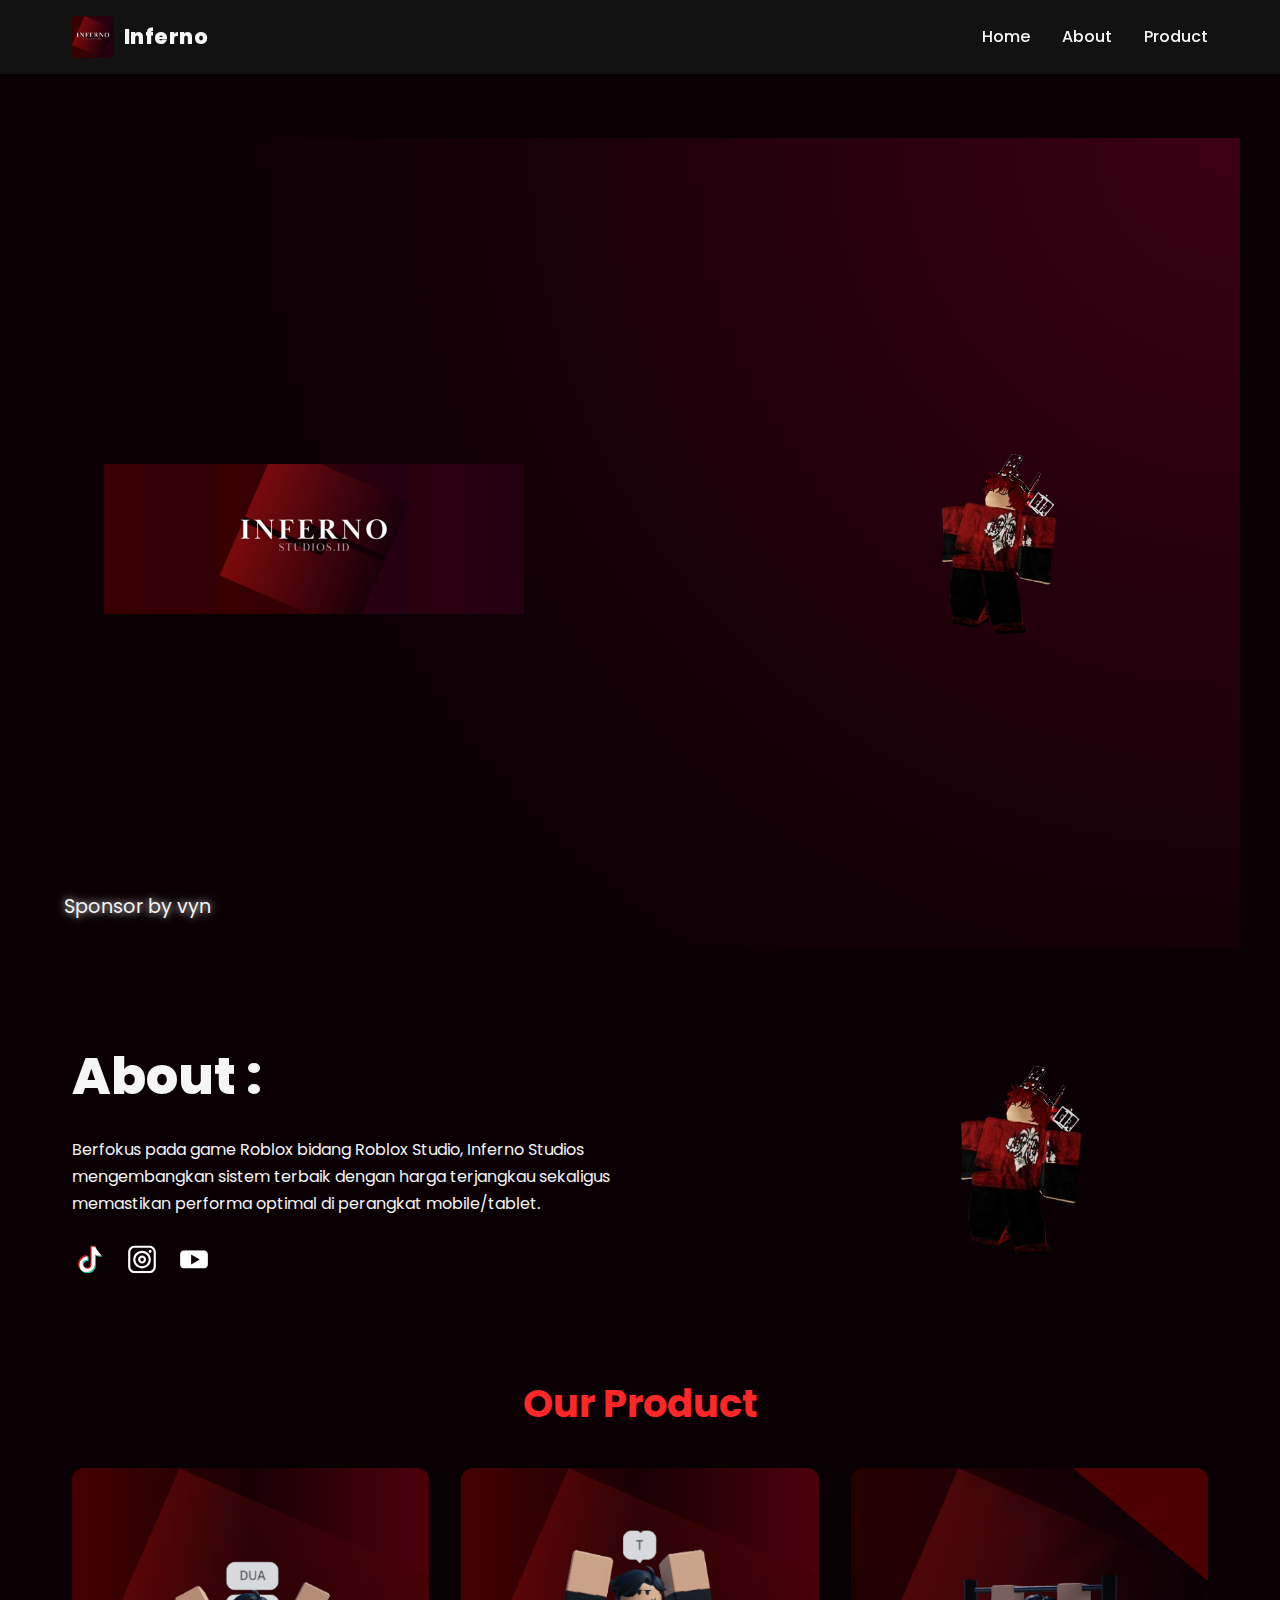
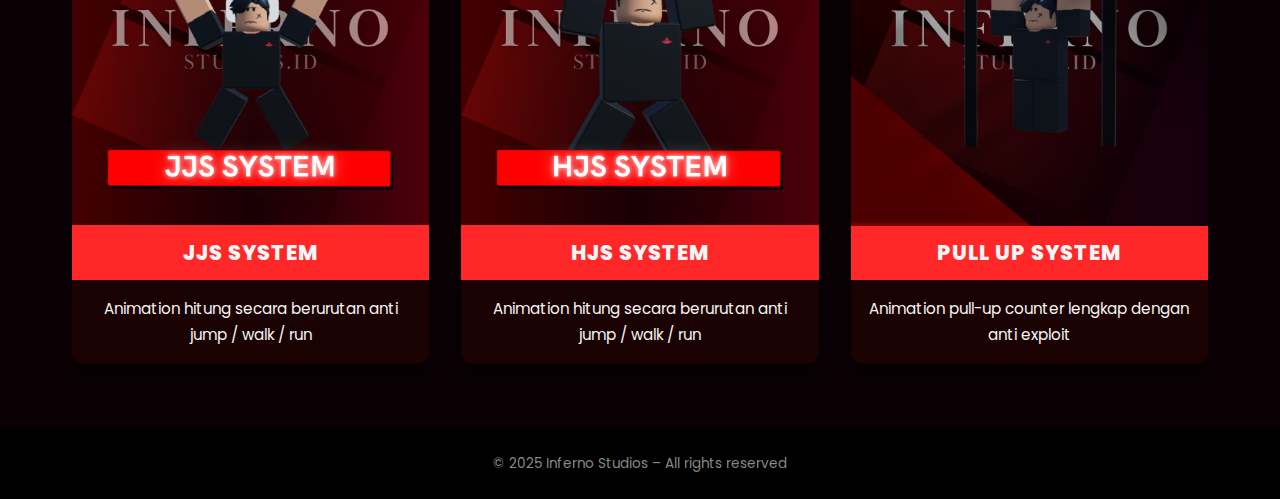
<file: index.html>
<!DOCTYPE html>
<html lang="id">
<head>
  <meta charset="UTF-8" />
  <meta name="viewport" content="width=device-width, initial-scale=1.0" />
  <title>Inferno Studios</title>
  <link rel="preconnect" href="https://fonts.googleapis.com" />
  <link rel="preconnect" href="https://fonts.gstatic.com" crossorigin />
  <link href="https://fonts.googleapis.com/css2?family=Poppins:wght@300;400;600;800&display=swap" rel="stylesheet" />
  <style>
    :root {
      --bg: #0a0004;           /* background utama */
      --nav: #121212;          /* warna navbar */
      --card: #1b0202;         /* kartu */
      --accent: #ff2727;       /* aksen merah */
      --light: #f5f5f5;        /* teks terang */
      --max: 1200px;           /* lebar konten */
    }
    * {
      box-sizing: border-box;
      margin: 0;
      padding: 0;
      font-family: 'Poppins', sans-serif;
      scroll-behavior: smooth;
    }
    body {
      background: var(--bg);
      color: var(--light);
      line-height: 1.7;
    }
    a {color: var(--light);text-decoration: none;transition: .3s;}
    a:hover {color: var(--accent);}

    /* NAVBAR */
    header {
      background: var(--nav);
      position: sticky;
      top: 0;
      z-index: 999;
      box-shadow: 0 2px 4px rgba(0, 0, 0, .5);
    }
    nav {
      max-width: var(--max);
      margin: auto;
      display: flex;
      align-items: center;
      justify-content: space-between;
      padding: 1rem 2rem;
    }
    .logo {
      display: flex;
      align-items: center;
      gap: .6rem;
    }
    .logo img {width: 42px; height: 42px; object-fit: cover; border-radius: .25rem;}
    .logo span {font-size: 1.3rem; font-weight: 800; letter-spacing: .5px; color: var(--light);}    
    ul.nav-links {list-style: none; display: flex; gap: 2rem;}
    ul.nav-links li a {font-weight: 500;}

    /* HERO */
    .hero {
      min-height: 90vh;
      background: radial-gradient(circle at top right,#3b0014 0%, #0a0004 70%);
      display: flex;
      align-items: center;
      justify-content: center;
      position: relative;
      overflow: hidden;
    }
    .hero-content {
      max-width: var(--max);
      width: 100%;
      display: grid;
      grid-template-columns: 1fr 1fr;
      align-items: center;
      gap: 2rem;
      padding: 2rem;
    }
    .hero h1 {
      font-size: clamp(2.8rem, 6vw, 5rem);
      font-weight: 800;
      letter-spacing: 2px;
      margin-bottom: 1rem;
    }
    .sponsor {position: absolute; left: 1.5rem; bottom: 1.5rem; font-size: 1.2rem; text-shadow: 0 0 8px #fff;}
    .hero-img {width: 100%; max-width: 360px; justify-self: end;}

    /* ABOUT */
    section {max-width: var(--max); margin: 4rem auto; padding: 0 2rem;}
    #about {display: grid; grid-template-columns: 1fr 1fr; align-items: center; gap: 2rem;}
    #about h2 {font-size: 3.2rem; font-weight: 800; color: var(--light); margin-bottom: 1rem;}
    #about p {font-size: 1rem; margin-bottom: 1.5rem;}
    .social {display: flex; gap: 1rem;}
    .social img {width: 36px; filter: invert(100%); transition: .3s;}
    .social img:hover {transform: translateY(-3px);}    

    /* PRODUCT */
    #product h2 {font-size: 2.4rem; color: var(--accent); margin-bottom: 2rem; text-align:center;}
    .product-grid {display: grid; grid-template-columns: repeat(auto-fit,minmax(280px,1fr)); gap: 2rem;}
    .card {
      background: var(--card);
      border-radius: .75rem;
      overflow: hidden;
      box-shadow: 0 8px 16px rgba(0,0,0,.5);
      display:flex; flex-direction:column; justify-content:space-between;
    }
    .card img {width: 100%; object-fit: cover;}
    .card-title {background: var(--accent); text-align: center; padding:.6rem 0; font-weight: 800; font-size:1.3rem; letter-spacing:1px;}
    .card-desc {padding: 1rem; text-align:center; font-size:.95rem;}

    /* FOOTER */
    footer {background: #000; text-align:center; padding:1.5rem; font-size:.85rem; color:#888;}

    /* RESPONSIVE */
    @media(max-width: 768px) {
      ul.nav-links {display: none;}
      .hero-content {grid-template-columns: 1fr; text-align: center;}
      .hero-img {margin: 0 auto;}
      #about {grid-template-columns: 1fr; text-align:center;}
    }
  </style>
</head>
<body>
  <!-- ===== NAVBAR ===== -->
  <header>
    <nav>
      <div class="logo">
        <img src="assets/logo.png" alt="Inferno logo" />
        <span>Inferno</span>
      </div>
      <ul class="nav-links">
        <li><a href="#home">Home</a></li>
        <li><a href="#about">About</a></li>
        <li><a href="#product">Product</a></li>
      </ul>
    </nav>
  </header>

  <!-- ===== HERO ===== -->
  <section id="home" class="hero">
    <div class="hero-content">
      <div>
        <img src="assets/inferno-text-logo.png" alt="Inferno Studios" style="max-width:420px;width:100%;" />
      </div>
      <img src="assets/avatar.png" alt="Inferno Avatar" class="hero-img" />
    </div>
    <span class="sponsor">Sponsor by vyn</span>
  </section>

  <!-- ===== ABOUT ===== -->
  <section id="about">
    <div>
      <h2>About :</h2>
      <p>
        Berfokus pada game Roblox bidang Roblox Studio, Inferno Studios
        mengembangkan sistem terbaik dengan harga terjangkau sekaligus
        memastikan performa optimal di perangkat mobile/tablet.
      </p>
      <div class="social">
        <a href="#"><img src="assets/tiktok.svg" alt="TikTok" /></a>
        <a href="#"><img src="assets/instagram.svg" alt="Instagram" /></a>
        <a href="#"><img src="assets/youtube.svg" alt="YouTube" /></a>
      </div>
    </div>
    <img src="assets/avatar.png" alt="Inferno Avatar" style="width:100%;max-width:380px;justify-self:end;" />
  </section>

  <!-- ===== PRODUCT ===== -->
  <section id="product">
    <h2>Our Product</h2>
    <div class="product-grid">
      <article class="card">
        <img src="assets/jjs.png" alt="JJS System" />
        <div class="card-title">JJS SYSTEM</div>
        <p class="card-desc">Animation hitung secara berurutan anti jump / walk / run</p>
      </article>
      <article class="card">
        <img src="assets/hjs.png" alt="HJS System" />
        <div class="card-title">HJS SYSTEM</div>
        <p class="card-desc">Animation hitung secara berurutan anti jump / walk / run</p>
      </article>
      <article class="card">
        <img src="assets/pullup.png" alt="Pull Up System" />
        <div class="card-title">PULL UP SYSTEM</div>
        <p class="card-desc">Animation pull-up counter lengkap dengan anti exploit</p>
      </article>
    </div>
  </section>

  <!-- ===== FOOTER ===== -->
  <footer>
    © 2025 Inferno Studios – All rights reserved
  </footer>
</body>
</html>
</file>
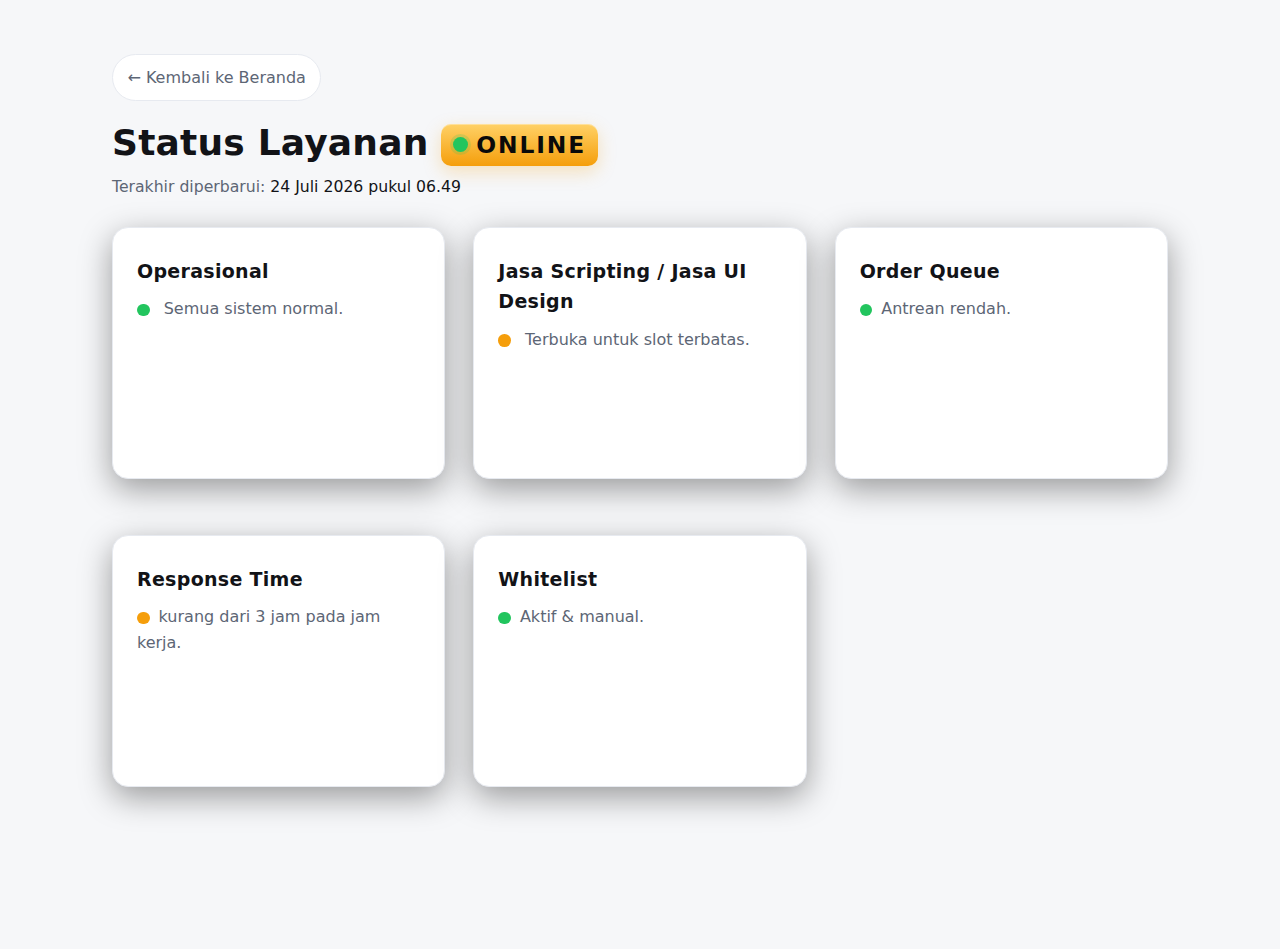
<file: status.html>
<!doctype html>
<html lang="id">
<head>
  <meta charset="utf-8" />
  <meta name="viewport" content="width=device-width,initial-scale=1" />
  <title>Status — Situs</title>
  <meta name="color-scheme" content="dark light" />
  <style>
    :root{
      --bg:#0b0d10; --surface:#101317; --edge:#1b1f24;
      --text:#e6e9ef; --muted:#a4acb9; --accent:#f59e0b;
      --ok:#22c55e; --warn:#f59e0b; --down:#ef4444;
      --radius:16px; --shadow:0 10px 32px rgba(0,0,0,.38);
      --mxw:1120px;
      --pad:clamp(18px,3.2vw,32px);
      --gap:clamp(18px,3vw,28px);
      --border:1px;
    }

    *{box-sizing:border-box}
    html,body{height:100%}
    body{
      margin:0;
      font-family:system-ui,-apple-system,Segoe UI,Roboto,Ubuntu,Cantarell,"Noto Sans",Arial,"Apple Color Emoji","Segoe UI Emoji";
      line-height:1.6;background:var(--bg);color:var(--text);
      -webkit-font-smoothing:antialiased;-moz-osx-font-smoothing:grayscale;
    }
    a{color:inherit;text-decoration:none}
    a:focus-visible,button:focus-visible{outline:2px solid var(--accent);outline-offset:3px}

    .container{
      width:100%;max-width:var(--mxw);margin-inline:auto;
      padding: min(6vh,64px) var(--pad) 18vh; /* padding bawah dipanjangin */
    }

    .status-back{
      display:inline-flex;align-items:center;gap:.5rem;
      color:var(--muted);
      border:var(--border) solid var(--edge);
      background:linear-gradient(180deg,#0e1116,#0b0e12);
      padding:.6rem .9rem;border-radius:999px;
      transition:transform .2s ease,border-color .2s ease,color .2s ease;
    }
    .status-back:hover{transform:translateX(-2px);color:var(--text);border-color:#242a31}

    .status-title{font-size:clamp(24px,3.8vw,36px);line-height:1.2;margin:20px 0 6px;letter-spacing:.2px}
    .status-badge{
      display:inline-flex;align-items:center;gap:.5ch;
      font-size:.65em;font-weight:700;text-transform:uppercase;letter-spacing:.08em;
      padding:.45rem .72rem;border-radius:10px;color:#0a0a0a;
      background:linear-gradient(180deg,#ffd166,#f59e0b);
      box-shadow:inset 0 1px 0 rgba(255,255,255,.35),0 6px 18px rgba(245,158,11,.25);
      vertical-align:middle;
    }
    .status-badge::before{
      content:'';width:.66em;height:.66em;border-radius:50%;background:var(--ok);
      box-shadow:0 0 0 3px rgba(34,197,94,.18);
    }

    .status-updated{margin:8px 0 28px;color:var(--muted);font-size:.98rem}
    .status-updated time{color:var(--text)}

    /* ===== GRID & CARD – diperbesar + jarak kebawah dipanjangin ===== */
    .status-grid{
      display:grid;
      grid-template-columns: repeat(auto-fit, minmax(300px, 1fr)); /* kartu lebih lebar */
      column-gap: var(--gap);
      row-gap: clamp(28px, 5vw, 56px); /* jarak vertikal lebih panjang */
      align-items: stretch;
    }
    .status-card{
      background:linear-gradient(180deg,#0f1318,#0c0f13);
      border:var(--border) solid var(--edge);
      border-radius:var(--radius);
      box-shadow:var(--shadow);
      padding: 26px 24px;                 /* padding dibesarkan */
      min-height: clamp(150px, 28vh, 260px); /* tinggi minimum kartu diperbesar */
      position:relative;overflow:hidden;
      transition:border-color .2s ease,transform .2s ease;
    }
    .status-card:hover{border-color:#242a31;transform:translateY(-2px)}
    .status-card h3{margin:2px 0 10px;font-size:clamp(16px,2.2vw,19px);letter-spacing:.3px}
    .status-card p{margin:0;color:var(--muted);font-size:1rem}

    .dot{display:inline-block;width:.8em;height:.8em;border-radius:50%;margin-right:.55em;vertical-align:-.12em;position:relative}
    .dot.ok{background:var(--ok)} .dot.warn{background:var(--warn)} .dot.down{background:var(--down)}
    .dot.ok::after,.dot.warn::after,.dot.down::after{
      content:'';position:absolute;inset:-6px;border-radius:inherit;animation:pulse 1.6s ease-out infinite
    }
    .dot.ok::after{box-shadow:0 0 0 0 rgba(34,197,94,.35)}
    .dot.warn::after{box-shadow:0 0 0 0 rgba(245,158,11,.35)}
    .dot.down::after{box-shadow:0 0 0 0 rgba(239,68,68,.35)}
    @keyframes pulse{0%{transform:scale(.6);opacity:.9}100%{transform:scale(1.6);opacity:0}}

    @media (prefers-color-scheme: light){
      :root{--bg:#f6f7f9;--surface:#fff;--edge:#e7eaf0;--text:#121317;--muted:#5d6675}
      .status-back{background:#fff}
      .status-card{background:#fff}
      .status-badge{color:#0a0a0a}
    }
  </style>
</head>
<body class="status">
  <main class="container">
    <a class="status-back" href="index.html">← Kembali ke Beranda</a>

    <h1 class="status-title">
      Status Layanan <span class="status-badge">Online</span>
    </h1>
    <p class="status-updated">Terakhir diperbarui: <time id="updated">—</time></p>

    <section class="status-grid">
      <article class="status-card">
        <h3>Operasional</h3>
        <p><span class="dot ok"></span> Semua sistem normal.</p>
      </article>

      <article class="status-card">
        <h3>Jasa Scripting / Jasa UI Design</h3>
        <p><span class="dot warn"></span> Terbuka untuk slot terbatas.</p>
      </article>

      <article class="status-card">
        <h3>Order Queue</h3>
        <p><span class="dot ok"></span>Antrean rendah.</p>
      </article>

      <article class="status-card">
        <h3>Response Time</h3>
        <p><span class="dot warn"></span>kurang dari 3 jam pada jam kerja.</p>
      </article>

      <article class="status-card">
        <h3>Whitelist</h3>
        <p><span class="dot ok"></span>Aktif &amp; manual.</p>
      </article>
    </section>
  </main>

  <script>
    (function(){
      var el=document.getElementById('updated'); if(!el) return;
      try{
        el.textContent=new Intl.DateTimeFormat('id-ID',{
          timeZone:'Asia/Jakarta',hour12:false,year:'numeric',month:'long',day:'numeric',hour:'2-digit',minute:'2-digit'
        }).format(new Date());
      }catch(e){ el.textContent=new Date().toLocaleString('id-ID'); }
    })();
  </script>
</body>
</html>
</file>
